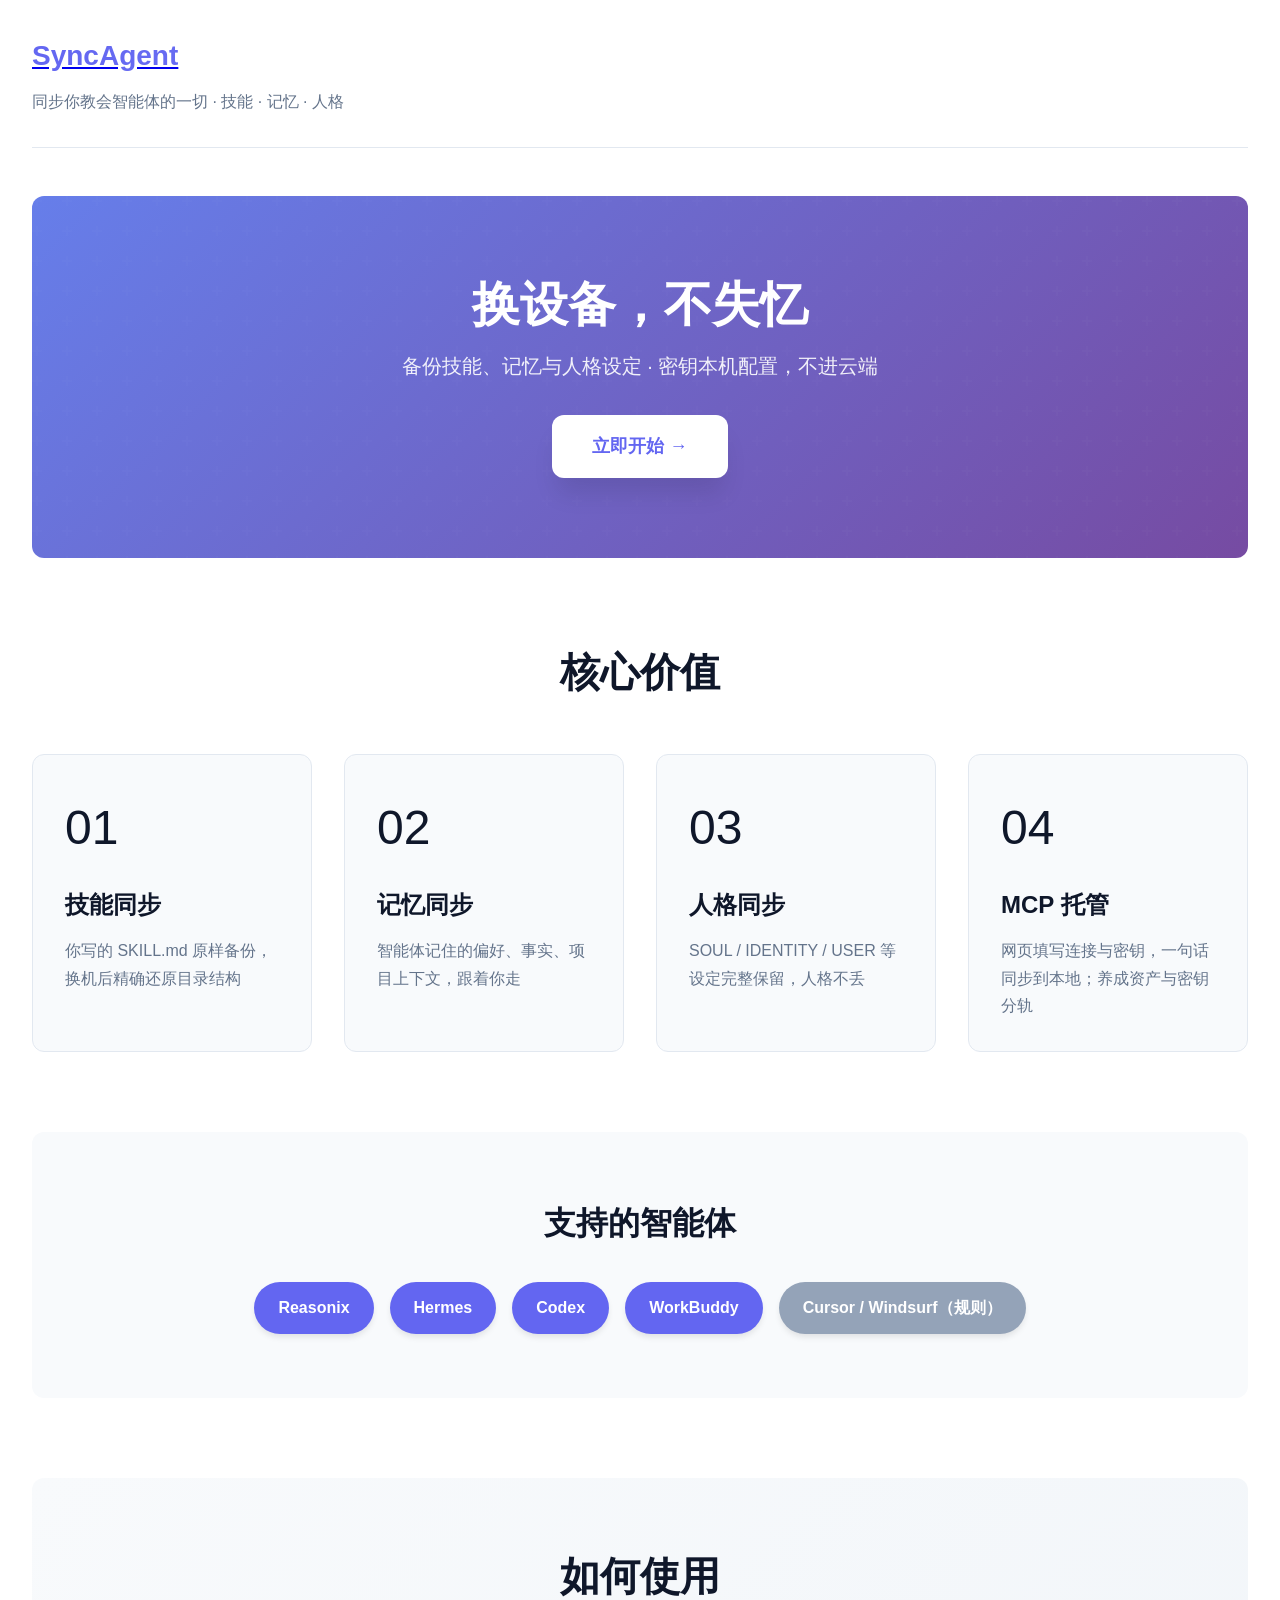
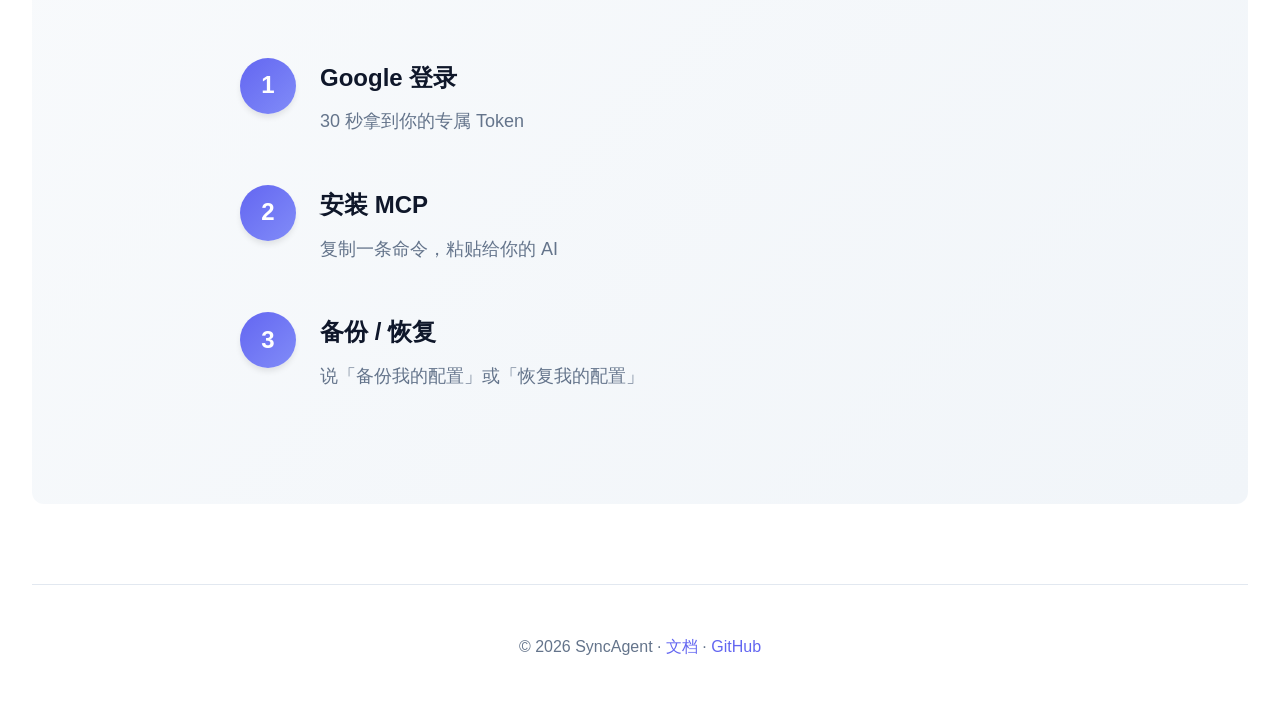
<file: public/index.html>
<!DOCTYPE html>
<html lang="zh-CN">
<head>
    <meta charset="UTF-8">
    <meta name="viewport" content="width=device-width, initial-scale=1.0">
    <title>SyncAgent - 智能体养成资产云同步</title>
    <link rel="stylesheet" href="/styles/main.css">
</head>
<body>
    <div class="container">
        <header>
            <div class="header-bar">
                <a href="/index.html" class="brand"><h1>SyncAgent</h1></a>
                <div class="nav-actions" id="nav-actions"></div>
            </div>
            <p class="tagline">同步你教会智能体的一切 · 技能 · 记忆 · 人格</p>
        </header>

        <main>
            <section class="hero">
                <h2>换设备，不失忆</h2>
                <p>备份技能、记忆与人格设定 · 密钥本机配置，不进云端</p>
                <a href="/setup.html" class="cta-button">立即开始 →</a>
            </section>

            <section class="features">
                <h3>核心价值</h3>
                <div class="feature-grid">
                    <div class="feature-card">
                        <div class="icon">01</div>
                        <h4>技能同步</h4>
                        <p>你写的 SKILL.md 原样备份，换机后精确还原目录结构</p>
                    </div>
                    <div class="feature-card">
                        <div class="icon">02</div>
                        <h4>记忆同步</h4>
                        <p>智能体记住的偏好、事实、项目上下文，跟着你走</p>
                    </div>
                    <div class="feature-card">
                        <div class="icon">03</div>
                        <h4>人格同步</h4>
                        <p>SOUL / IDENTITY / USER 等设定完整保留，人格不丢</p>
                    </div>
                    <div class="feature-card">
                        <div class="icon">04</div>
                        <h4>MCP 托管</h4>
                        <p>网页填写连接与密钥，一句话同步到本地；养成资产与密钥分轨</p>
                    </div>
                </div>
            </section>

            <section class="supported">
                <h3>支持的智能体</h3>
                <div class="agents">
                    <span class="agent-badge">Reasonix</span>
                    <span class="agent-badge">Hermes</span>
                    <span class="agent-badge">Codex</span>
                    <span class="agent-badge">WorkBuddy</span>
                    <span class="agent-badge coming-soon">Cursor / Windsurf（规则）</span>
                </div>
            </section>

            <section class="how-it-works">
                <h3>如何使用</h3>
                <ol class="steps">
                    <li>
                        <strong>Google 登录</strong>
                        <p>30 秒拿到你的专属 Token</p>
                    </li>
                    <li>
                        <strong>安装 MCP</strong>
                        <p>复制一条命令，粘贴给你的 AI</p>
                    </li>
                    <li>
                        <strong>备份 / 恢复</strong>
                        <p>说「备份我的配置」或「恢复我的配置」</p>
                    </li>
                </ol>
            </section>
        </main>

        <footer>
            <p>© 2026 SyncAgent · <a href="/docs.html">文档</a> · <a href="https://github.com/jian895/syncagent-api">GitHub</a></p>
        </footer>
    </div>
    <script src="/scripts/app.js"></script>
</body>
</html>
</file>
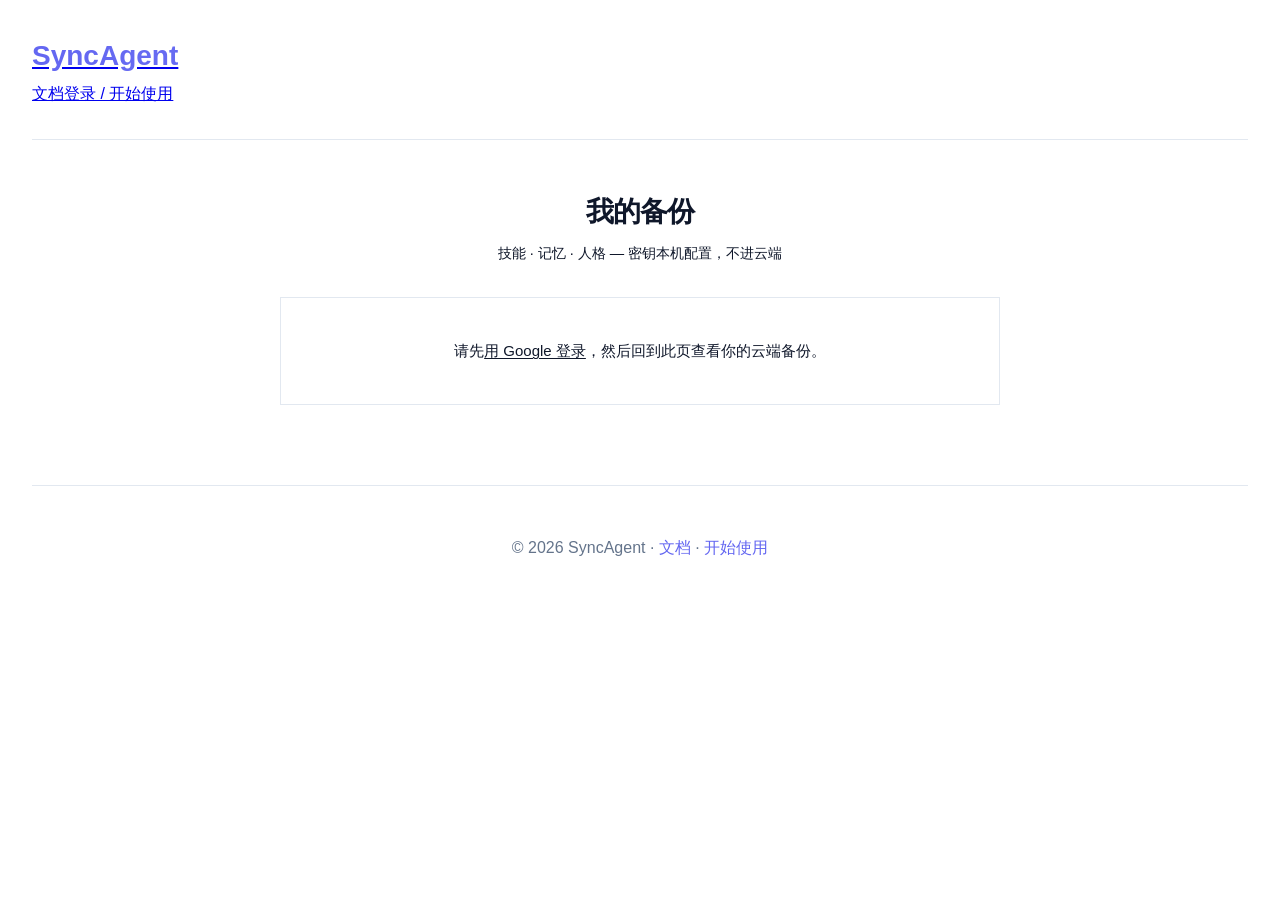
<file: public/backups.html>
<!DOCTYPE html>
<html lang="zh-CN">
<head>
    <meta charset="UTF-8">
    <meta name="viewport" content="width=device-width, initial-scale=1.0">
    <title>我的备份 - SyncAgent</title>
    <link rel="stylesheet" href="/styles/main.css">
    <style>
        .backups-page {
            max-width: 720px;
            margin: 3rem auto 4rem;
        }
        .backups-page h2 {
            font-size: 1.75rem;
            font-weight: 700;
            text-align: center;
            margin-bottom: 0.35rem;
            letter-spacing: -0.03em;
        }
        .backups-sub {
            text-align: center;
            color: var(--fg-secondary);
            margin-bottom: 2rem;
            font-size: 0.9rem;
        }
        .state-box {
            padding: 2.5rem 1.5rem;
            background: var(--bg);
            border: 1px solid var(--border);
            border-radius: var(--radius-lg);
            text-align: center;
            color: var(--fg-secondary);
            font-size: 0.9375rem;
            line-height: 1.7;
        }
        .state-box a {
            color: var(--fg);
            font-weight: 500;
            text-decoration: underline;
            text-underline-offset: 2px;
        }
        .backup-card {
            margin: 0.75rem 0;
            padding: 1.25rem 1.35rem;
            background: var(--bg);
            border: 1px solid var(--border);
            border-radius: var(--radius-lg);
            transition: border-color 0.15s;
        }
        .backup-card:hover {
            border-color: var(--border-hover);
        }
        .backup-card-head {
            display: flex;
            align-items: flex-start;
            justify-content: space-between;
            gap: 1rem;
            cursor: pointer;
        }
        .backup-title {
            font-size: 1.0625rem;
            font-weight: 600;
            color: var(--fg);
            letter-spacing: -0.01em;
        }
        .backup-meta {
            font-size: 0.8125rem;
            color: var(--fg-tertiary);
            margin-top: 0.25rem;
        }
        .backup-chips {
            display: flex;
            flex-wrap: wrap;
            gap: 0.35rem;
            margin-top: 0.65rem;
        }
        .chip {
            padding: 0.15rem 0.55rem;
            background: var(--bg-secondary);
            border: 1px solid var(--border);
            border-radius: 9999px;
            font-size: 0.75rem;
            color: var(--fg-secondary);
            font-weight: 500;
        }
        .chip.chip-legacy {
            color: var(--fg-tertiary);
            background: transparent;
            border-style: dashed;
            text-decoration: line-through;
        }
        .toggle-btn,
        .restore-hint-btn,
        .delete-btn {
            padding: 0.4rem 0.8rem;
            background: var(--bg);
            border: 1px solid var(--border);
            border-radius: 9999px;
            cursor: pointer;
            font-weight: 500;
            font-size: 0.75rem;
            color: var(--fg);
            white-space: nowrap;
            transition: border-color 0.15s, background 0.15s;
            font-family: inherit;
        }
        .toggle-btn:hover,
        .restore-hint-btn:hover {
            border-color: var(--border-hover);
            background: var(--bg);
        }
        .backup-actions {
            display: flex;
            gap: 0.4rem;
            flex-shrink: 0;
            flex-wrap: wrap;
            justify-content: flex-end;
        }
        .delete-btn {
            color: var(--danger);
            border-color: var(--danger-border);
        }
        .delete-btn:hover:not(:disabled) {
            background: var(--danger-bg);
            border-color: var(--danger);
        }
        .delete-btn:disabled {
            opacity: 0.45;
            cursor: not-allowed;
        }
        .backup-detail {
            margin-top: 1.15rem;
            border-top: 1px solid var(--border);
            padding-top: 1.15rem;
        }
        .kind-block {
            margin-bottom: 1.1rem;
        }
        .kind-block:last-child {
            margin-bottom: 0;
        }
        .kind-head {
            display: flex;
            align-items: center;
            gap: 0.45rem;
            font-weight: 600;
            color: var(--fg);
            margin-bottom: 0.45rem;
        }
        .kind-head .kind-label {
            font-size: 0.875rem;
        }
        .kind-head .kind-count {
            font-size: 0.75rem;
            color: var(--fg-tertiary);
            font-weight: 500;
        }
        .kind-empty {
            font-size: 0.8125rem;
            color: var(--fg-tertiary);
            padding: 0.35rem 0;
        }
        .file-item {
            border: 1px solid var(--border);
            border-radius: var(--radius);
            margin-bottom: 0.4rem;
            overflow: hidden;
            background: var(--bg);
        }
        .file-item-head {
            display: flex;
            align-items: center;
            justify-content: space-between;
            gap: 0.75rem;
            padding: 0.55rem 0.85rem;
            cursor: pointer;
            font-family: var(--mono);
            font-size: 0.75rem;
            color: var(--fg);
        }
        .file-item-head:hover {
            background: var(--bg-secondary);
        }
        .file-relpath {
            word-break: break-all;
        }
        .file-size {
            color: var(--fg-tertiary);
            font-size: 0.7rem;
            white-space: nowrap;
            flex-shrink: 0;
        }
        .file-item pre {
            margin: 0;
            padding: 0.85rem 1rem;
            background: #000;
            color: #fafafa;
            font-family: var(--mono);
            font-size: 0.75rem;
            line-height: 1.55;
            max-height: 320px;
            overflow: auto;
            border-top: 1px solid #222;
            white-space: pre-wrap;
            word-break: break-word;
        }
        .legacy-note {
            font-size: 0.75rem;
            color: var(--fg-tertiary);
            margin-top: 0.75rem;
            padding: 0.55rem 0.75rem;
            background: var(--bg-secondary);
            border: 1px dashed var(--border);
            border-radius: var(--radius);
        }
        .logout-link {
            display: inline-block;
            margin-top: 1rem;
            color: var(--fg-tertiary);
            font-size: 0.8125rem;
            cursor: pointer;
            text-decoration: none;
        }
        .logout-link:hover {
            color: var(--fg);
        }
        @media (max-width: 640px) {
            .backup-card-head {
                flex-direction: column;
                align-items: flex-start;
            }
            .backup-actions {
                width: 100%;
            }
            .backup-actions button {
                flex: 1;
            }
        }
    </style>
</head>
<body>
    <div class="container">
        <header>
            <div class="header-bar">
                <a href="/index.html" class="brand"><h1>SyncAgent</h1></a>
                <div class="nav-actions" id="nav-actions"></div>
            </div>
        </header>

        <main class="backups-page">
            <h2>我的备份</h2>
            <p class="backups-sub">技能 · 记忆 · 人格 — 密钥本机配置，不进云端</p>
            <div id="content">
                <div class="state-box">加载中…</div>
            </div>
        </main>

        <footer>
            <p>© 2026 SyncAgent · <a href="/docs.html">文档</a> · <a href="/setup.html">开始使用</a></p>
        </footer>
    </div>

    <script>
        // 不要重复 const API_BASE（app.js 已声明）；用函数读取
        function apiBase() {
            if (typeof API_BASE !== 'undefined' && API_BASE) return API_BASE;
            return window.location.hostname === 'localhost'
                ? 'http://localhost:8000'
                : 'https://web-production-1fa7e.up.railway.app';
        }

        const content = document.getElementById('content');

        // kind 中文标签；mcp 类为已弃用
        const KIND_LABELS = {
            skills: '技能',
            memory: '记忆',
            soul: '人格 · SOUL',
            identity: '人格 · IDENTITY',
            user: '人格 · USER',
            agents_md: '项目指令',
            rules: '规则',
            rules_dir: '规则目录',
            mcp: 'MCP（已弃用）',
            mcp_project: 'MCP 项目（已弃用）',
            mcp_config: 'MCP（已弃用）',
            models: '模型（已弃用）',
            connectors: '连接器（已弃用）',
            env: '环境变量（已弃用）',
        };
        const LEGACY_KINDS = new Set(['mcp', 'mcp_project', 'mcp_config', 'models', 'connectors', 'env']);

        function kindLabel(k) {
            return KIND_LABELS[k] || k;
        }
        function isLegacyKind(k) {
            return LEGACY_KINDS.has(k) || String(k).startsWith('mcp');
        }

        function escapeHtml(s) {
            return String(s)
                .replace(/&/g, '&amp;')
                .replace(/</g, '&lt;')
                .replace(/>/g, '&gt;')
                .replace(/"/g, '&quot;');
        }

        function fmtTime(iso) {
            if (!iso) return '未知时间';
            const d = new Date(iso);
            if (isNaN(d.getTime())) return iso;
            return d.toLocaleString('zh-CN', { hour12: false });
        }

        function fmtBytes(n) {
            if (n < 1024) return n + ' B';
            if (n < 1024 * 1024) return (n / 1024).toFixed(1) + ' KB';
            return (n / (1024 * 1024)).toFixed(1) + ' MB';
        }

        function showLoginPrompt() {
            content.innerHTML =
                '<div class="state-box">请先<a href="/setup.html">用 Google 登录</a>，然后回到此页查看你的云端备份。</div>';
        }

        function showError(msg) {
            content.innerHTML =
                '<div class="state-box">加载失败：' + escapeHtml(msg) +
                '<br><a class="logout-link" id="relogin">重新登录</a></div>';
            const relogin = document.getElementById('relogin');
            if (relogin) relogin.addEventListener('click', logout);
        }

        function logout() {
            localStorage.removeItem('syncagent_token');
            window.location.href = '/index.html';
        }

        function getToken() {
            return localStorage.getItem('syncagent_token');
        }

        function emailFromToken(token) {
            try {
                const payload = JSON.parse(atob(token.split('.')[1].replace(/-/g, '+').replace(/_/g, '/')));
                return payload.email || '';
            } catch (e) {
                return '';
            }
        }

        function renderAuthNav() {
            const nav = document.getElementById('nav-actions');
            if (!nav) return;
            const token = getToken();
            if (!token) {
                nav.innerHTML =
                    '<a href="/docs.html" class="nav-btn nav-btn-ghost">文档</a>' +
                    '<a href="/setup.html" class="nav-btn nav-btn-primary">登录 / 开始使用</a>';
                return;
            }
            const email = emailFromToken(token);
            nav.innerHTML =
                (email ? '<span class="nav-user" title="' + escapeHtml(email) + '">' + escapeHtml(email) + '</span>' : '') +
                '<a href="/mcps.html" class="nav-btn">MCP</a>' +
                '<a href="/backups.html" class="nav-btn">备份</a>' +
                '<a href="/setup.html" class="nav-btn nav-btn-ghost">安装</a>' +
                '<button type="button" class="nav-btn nav-btn-ghost" id="nav-logout">退出</button>';
            const btn = document.getElementById('nav-logout');
            if (btn) btn.addEventListener('click', logout);
        }

        // 把任意 kind 值规整成 [{relpath, content}]（兼容数组 / 字典 / 字符串 / null）
        function normalizeFiles(kind, value) {
            if (value == null || value === '' || (Array.isArray(value) && value.length === 0) ||
                (typeof value === 'object' && !Array.isArray(value) && Object.keys(value).length === 0)) {
                return [];
            }
            if (Array.isArray(value)) {
                return value.map((f, i) => {
                    if (f && typeof f === 'object' && 'content' in f) {
                        return { relpath: f.relpath || (kind + '/' + i), content: String(f.content ?? '') };
                    }
                    if (typeof f === 'string') {
                        return { relpath: kind + '/' + i, content: f };
                    }
                    return null;
                }).filter(Boolean);
            }
            if (typeof value === 'string') {
                return [{ relpath: kind + '（旧格式）', content: value }];
            }
            if (typeof value === 'object') {
                return Object.keys(value).map(k => ({
                    relpath: k,
                    content: typeof value[k] === 'string' ? value[k] : JSON.stringify(value[k], null, 2)
                }));
            }
            return [];
        }

        function renderKindTree(config) {
            if (!config || typeof config !== 'object') {
                return '<div class="kind-empty">无内容</div>';
            }

            const kinds = Object.keys(config);
            // 非文件辅助键跳过展示
            const skip = new Set(['metadata', 'checked_paths', 'excluded', 'secret_policy', 'workspace', '_meta', 'notes']);
            const active = kinds.filter(k => !skip.has(k));
            if (!active.length) return '<div class="kind-empty">无内容</div>';

            // 养成资产优先，legacy 靠后
            active.sort((a, b) => {
                const la = isLegacyKind(a) ? 1 : 0;
                const lb = isLegacyKind(b) ? 1 : 0;
                if (la !== lb) return la - lb;
                return a.localeCompare(b);
            });

            let html = '';
            let hasLegacy = false;

            active.forEach(kind => {
                const files = normalizeFiles(kind, config[kind]);
                const legacy = isLegacyKind(kind);
                if (legacy) hasLegacy = true;

                html += '<div class="kind-block">';
                html += '<div class="kind-head">';
                html += '<span class="kind-label' + (legacy ? ' chip-legacy' : '') + '">' +
                    escapeHtml(kindLabel(kind)) + '</span>';
                if (files.length) {
                    html += '<span class="kind-count">' + files.length + ' 个文件</span>';
                } else {
                    html += '<span class="kind-count">本机不存在 / 空</span>';
                }
                html += '</div>';

                if (!files.length) {
                    html += '<div class="kind-empty">—</div>';
                } else {
                    files.forEach((f, idx) => {
                        const size = new Blob([f.content || '']).size;
                        const id = 'f-' + Math.random().toString(36).slice(2, 9);
                        html += '<div class="file-item">';
                        html += '<div class="file-item-head" data-file-toggle="' + id + '">';
                        html += '<span class="file-relpath">' + escapeHtml(f.relpath) + '</span>';
                        html += '<span class="file-size">' + fmtBytes(size) + '</span>';
                        html += '</div>';
                        html += '<pre id="' + id + '" style="display:none;">' + escapeHtml(f.content || '') + '</pre>';
                        html += '</div>';
                    });
                }
                html += '</div>';
            });

            if (hasLegacy) {
                html += '<div class="legacy-note">含已弃用的 MCP / 连接配置项。新备份不再收录它们；恢复时平台也会跳过，不会写回本地。</div>';
            }
            return html;
        }

        async function loadBackups() {
            const token = getToken();
            if (!token) {
                showLoginPrompt();
                return;
            }

            let res;
            try {
                res = await fetch(apiBase() + '/api/backups', {
                    headers: { 'Authorization': 'Bearer ' + token }
                });
            } catch (e) {
                showError('无法连接服务器');
                return;
            }

            if (res.status === 401) {
                showLoginPrompt();
                return;
            }
            if (!res.ok) {
                showError('HTTP ' + res.status);
                return;
            }

            const data = await res.json();
            renderList(data.backups || []);
        }

        function renderList(backups) {
            if (!backups.length) {
                content.innerHTML =
                    '<div class="state-box">云端还没有养成资产备份。<br>' +
                    '在智能体里说「备份我的配置」，会上传技能 / 记忆 / 人格。<br>' +
                    '密钥与 MCP 连接配置不会上传，始终本机配置。' +
                    '<br><a class="logout-link" id="logout">退出登录</a></div>';
                const lo = document.getElementById('logout');
                if (lo) lo.addEventListener('click', logout);
                return;
            }

            const parts = backups.map((b, i) => {
                const chips = (b.items || []).map(k => {
                    const cls = isLegacyKind(k) ? 'chip chip-legacy' : 'chip';
                    return '<span class="' + cls + '">' + escapeHtml(kindLabel(k)) + '</span>';
                }).join('');
                return (
                    '<div class="backup-card" data-client="' + escapeHtml(b.client_type) + '">' +
                        '<div class="backup-card-head" data-idx="' + i + '">' +
                            '<div>' +
                                '<div class="backup-title">' + escapeHtml(b.display_name || b.client_type) + '</div>' +
                                '<div class="backup-meta">' + escapeHtml(b.client_type) +
                                    ' · ' + (b.item_count || 0) + ' 项 · 更新于 ' + escapeHtml(fmtTime(b.synced_at)) +
                                '</div>' +
                                '<div class="backup-chips">' + chips + '</div>' +
                            '</div>' +
                            '<div class="backup-actions">' +
                                '<button class="toggle-btn" type="button">查看内容</button>' +
                                '<button class="restore-hint-btn" type="button">恢复提示</button>' +
                                '<button class="delete-btn" type="button">删除</button>' +
                            '</div>' +
                        '</div>' +
                        '<div class="backup-detail" style="display:none;"></div>' +
                    '</div>'
                );
            });

            content.innerHTML =
                parts.join('') +
                '<div style="text-align:center;"><a class="logout-link" id="logout">退出登录</a></div>';

            document.querySelectorAll('.backup-card-head').forEach(head => {
                // 点整行展开（按钮自己 stopPropagation）
                head.addEventListener('click', (e) => {
                    if (e.target.closest('.delete-btn') || e.target.closest('.restore-hint-btn')) return;
                    if (e.target.closest('.toggle-btn') || e.target === head || e.target.closest('.backup-card-head > div:first-child')) {
                        toggleDetail(head);
                    }
                });
            });
            document.querySelectorAll('.toggle-btn').forEach(btn => {
                btn.addEventListener('click', (e) => {
                    e.stopPropagation();
                    toggleDetail(btn.closest('.backup-card-head'));
                });
            });
            document.querySelectorAll('.delete-btn').forEach(btn => {
                btn.addEventListener('click', (e) => {
                    e.stopPropagation();
                    deleteBackup(btn.closest('.backup-card'));
                });
            });
            document.querySelectorAll('.restore-hint-btn').forEach(btn => {
                btn.addEventListener('click', (e) => {
                    e.stopPropagation();
                    copyRestoreHint(btn.closest('.backup-card'));
                });
            });
            const lo = document.getElementById('logout');
            if (lo) lo.addEventListener('click', logout);
        }

        function copyRestoreHint(card) {
            const clientType = card.getAttribute('data-client');
            const text =
                '请调用 syncagent_restore，参数 from_client=' + clientType +
                '。拿到写回计划后，按每个 file 的 relpath 把 content 写回该客户端配置根目录（写入前若目录不存在请创建；覆盖前先向我确认）。';
            const btn = card.querySelector('.restore-hint-btn');
            const done = () => {
                if (!btn) return;
                const old = btn.textContent;
                btn.textContent = '✓ 已复制';
                setTimeout(() => { btn.textContent = old; }, 1800);
            };
            if (navigator.clipboard && navigator.clipboard.writeText) {
                navigator.clipboard.writeText(text).then(done).catch(() => {
                    prompt('复制以下内容发给 AI：', text);
                });
            } else {
                prompt('复制以下内容发给 AI：', text);
            }
        }

        async function deleteBackup(card) {
            const clientType = card.getAttribute('data-client');
            const title = (card.querySelector('.backup-title') || {}).textContent || clientType;
            if (!confirm('确定删除「' + title + '」的云端备份吗？此操作不可恢复。')) return;

            const token = getToken();
            if (!token) { showLoginPrompt(); return; }

            const delBtn = card.querySelector('.delete-btn');
            if (delBtn) { delBtn.disabled = true; delBtn.textContent = '删除中…'; }

            let res;
            try {
                res = await fetch(apiBase() + '/api/backups/' + encodeURIComponent(clientType), {
                    method: 'DELETE',
                    headers: { 'Authorization': 'Bearer ' + token }
                });
            } catch (e) {
                if (delBtn) { delBtn.disabled = false; delBtn.textContent = '删除'; }
                alert('删除失败：无法连接服务器');
                return;
            }

            if (res.status === 401) { showLoginPrompt(); return; }
            if (!res.ok && res.status !== 404) {
                if (delBtn) { delBtn.disabled = false; delBtn.textContent = '删除'; }
                alert('删除失败：HTTP ' + res.status);
                return;
            }

            loadBackups();
        }

        async function toggleDetail(head) {
            const card = head.closest('.backup-card');
            const detail = card.querySelector('.backup-detail');
            const btn = head.querySelector('.toggle-btn');
            const clientType = card.getAttribute('data-client');

            if (detail.style.display !== 'none') {
                detail.style.display = 'none';
                btn.textContent = '查看内容';
                return;
            }

            if (!detail.dataset.loaded) {
                detail.innerHTML = '<div style="color:var(--text-light);">加载中…</div>';
                detail.style.display = 'block';
                btn.textContent = '收起';

                const token = getToken();
                let res;
                try {
                    res = await fetch(apiBase() + '/api/backups/' + encodeURIComponent(clientType), {
                        headers: { 'Authorization': 'Bearer ' + token }
                    });
                } catch (e) {
                    detail.innerHTML = '<div style="color:var(--text-light);">无法连接服务器</div>';
                    return;
                }

                if (res.status === 401) {
                    showLoginPrompt();
                    return;
                }
                if (!res.ok) {
                    detail.innerHTML = '<div style="color:var(--text-light);">加载失败：HTTP ' + res.status + '</div>';
                    return;
                }

                const data = await res.json();
                detail.innerHTML = renderKindTree(data.config || {});
                detail.dataset.loaded = '1';

                // 绑定文件展开
                detail.querySelectorAll('[data-file-toggle]').forEach(el => {
                    el.addEventListener('click', (e) => {
                        e.stopPropagation();
                        const id = el.getAttribute('data-file-toggle');
                        const pre = document.getElementById(id);
                        if (!pre) return;
                        pre.style.display = pre.style.display === 'none' ? 'block' : 'none';
                    });
                });
            } else {
                detail.style.display = 'block';
                btn.textContent = '收起';
            }
        }

        window.addEventListener('DOMContentLoaded', () => {
            renderAuthNav();
            loadBackups();
        });
    </script>
</body>
</html>
</file>
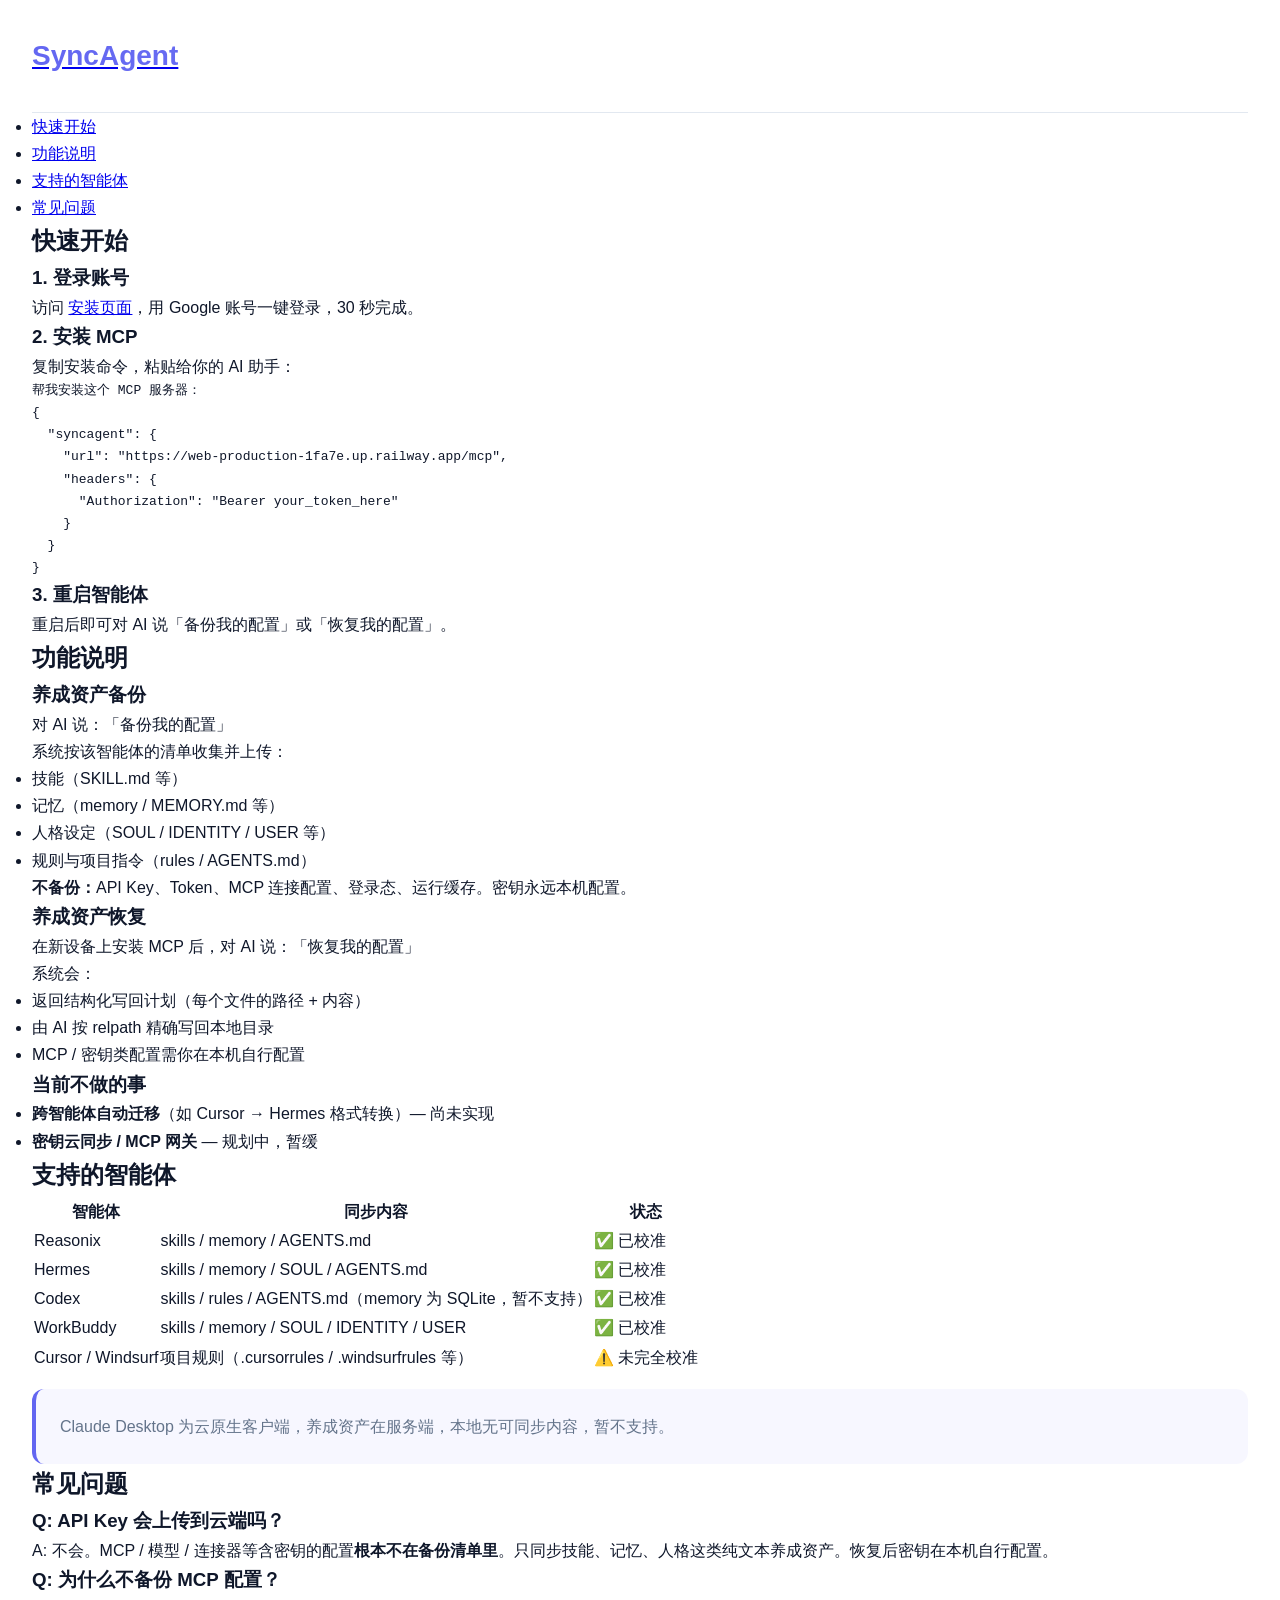
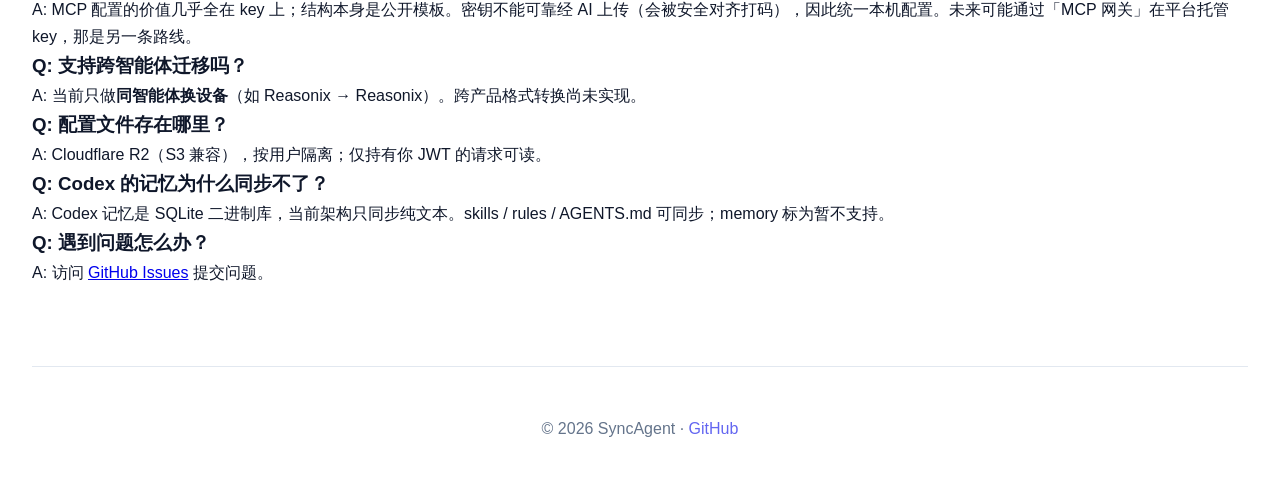
<file: public/docs.html>
<!DOCTYPE html>
<html lang="zh-CN">
<head>
    <meta charset="UTF-8">
    <meta name="viewport" content="width=device-width, initial-scale=1.0">
    <title>文档 - SyncAgent</title>
    <link rel="stylesheet" href="/styles/main.css">
</head>
<body>
    <div class="container">
        <header>
            <div class="header-bar">
                <a href="/index.html" class="brand"><h1>SyncAgent</h1></a>
                <div class="nav-actions" id="nav-actions"></div>
            </div>
        </header>

        <main class="docs-page">
            <nav class="docs-nav">
                <ul>
                    <li><a href="#quick-start">快速开始</a></li>
                    <li><a href="#features">功能说明</a></li>
                    <li><a href="#agents">支持的智能体</a></li>
                    <li><a href="#faq">常见问题</a></li>
                </ul>
            </nav>

            <div class="docs-content">
                <section id="quick-start">
                    <h2>快速开始</h2>

                    <h3>1. 登录账号</h3>
                    <p>访问 <a href="/setup.html">安装页面</a>，用 Google 账号一键登录，30 秒完成。</p>

                    <h3>2. 安装 MCP</h3>
                    <p>复制安装命令，粘贴给你的 AI 助手：</p>
                    <pre><code>帮我安装这个 MCP 服务器：
{
  "syncagent": {
    "url": "https://web-production-1fa7e.up.railway.app/mcp",
    "headers": {
      "Authorization": "Bearer your_token_here"
    }
  }
}</code></pre>

                    <h3>3. 重启智能体</h3>
                    <p>重启后即可对 AI 说「备份我的配置」或「恢复我的配置」。</p>
                </section>

                <section id="features">
                    <h2>功能说明</h2>

                    <h3>养成资产备份</h3>
                    <p>对 AI 说：「备份我的配置」</p>
                    <p>系统按该智能体的清单收集并上传：</p>
                    <ul>
                        <li>技能（SKILL.md 等）</li>
                        <li>记忆（memory / MEMORY.md 等）</li>
                        <li>人格设定（SOUL / IDENTITY / USER 等）</li>
                        <li>规则与项目指令（rules / AGENTS.md）</li>
                    </ul>
                    <p><strong>不备份：</strong>API Key、Token、MCP 连接配置、登录态、运行缓存。密钥永远本机配置。</p>

                    <h3>养成资产恢复</h3>
                    <p>在新设备上安装 MCP 后，对 AI 说：「恢复我的配置」</p>
                    <p>系统会：</p>
                    <ul>
                        <li>返回结构化写回计划（每个文件的路径 + 内容）</li>
                        <li>由 AI 按 relpath 精确写回本地目录</li>
                        <li>MCP / 密钥类配置需你在本机自行配置</li>
                    </ul>

                    <h3>当前不做的事</h3>
                    <ul>
                        <li><strong>跨智能体自动迁移</strong>（如 Cursor → Hermes 格式转换）— 尚未实现</li>
                        <li><strong>密钥云同步 / MCP 网关</strong> — 规划中，暂缓</li>
                    </ul>
                </section>

                <section id="agents">
                    <h2>支持的智能体</h2>

                    <table class="agents-table">
                        <thead>
                            <tr>
                                <th>智能体</th>
                                <th>同步内容</th>
                                <th>状态</th>
                            </tr>
                        </thead>
                        <tbody>
                            <tr>
                                <td>Reasonix</td>
                                <td>skills / memory / AGENTS.md</td>
                                <td>✅ 已校准</td>
                            </tr>
                            <tr>
                                <td>Hermes</td>
                                <td>skills / memory / SOUL / AGENTS.md</td>
                                <td>✅ 已校准</td>
                            </tr>
                            <tr>
                                <td>Codex</td>
                                <td>skills / rules / AGENTS.md（memory 为 SQLite，暂不支持）</td>
                                <td>✅ 已校准</td>
                            </tr>
                            <tr>
                                <td>WorkBuddy</td>
                                <td>skills / memory / SOUL / IDENTITY / USER</td>
                                <td>✅ 已校准</td>
                            </tr>
                            <tr>
                                <td>Cursor / Windsurf</td>
                                <td>项目规则（.cursorrules / .windsurfrules 等）</td>
                                <td>⚠️ 未完全校准</td>
                            </tr>
                        </tbody>
                    </table>
                    <p class="hint" style="margin-top:1rem;color:var(--text-light);">Claude Desktop 为云原生客户端，养成资产在服务端，本地无可同步内容，暂不支持。</p>
                </section>

                <section id="faq">
                    <h2>常见问题</h2>

                    <div class="faq-item">
                        <h3>Q: API Key 会上传到云端吗？</h3>
                        <p>A: 不会。MCP / 模型 / 连接器等含密钥的配置<strong>根本不在备份清单里</strong>。只同步技能、记忆、人格这类纯文本养成资产。恢复后密钥在本机自行配置。</p>
                    </div>

                    <div class="faq-item">
                        <h3>Q: 为什么不备份 MCP 配置？</h3>
                        <p>A: MCP 配置的价值几乎全在 key 上；结构本身是公开模板。密钥不能可靠经 AI 上传（会被安全对齐打码），因此统一本机配置。未来可能通过「MCP 网关」在平台托管 key，那是另一条路线。</p>
                    </div>

                    <div class="faq-item">
                        <h3>Q: 支持跨智能体迁移吗？</h3>
                        <p>A: 当前只做<strong>同智能体换设备</strong>（如 Reasonix → Reasonix）。跨产品格式转换尚未实现。</p>
                    </div>

                    <div class="faq-item">
                        <h3>Q: 配置文件存在哪里？</h3>
                        <p>A: Cloudflare R2（S3 兼容），按用户隔离；仅持有你 JWT 的请求可读。</p>
                    </div>

                    <div class="faq-item">
                        <h3>Q: Codex 的记忆为什么同步不了？</h3>
                        <p>A: Codex 记忆是 SQLite 二进制库，当前架构只同步纯文本。skills / rules / AGENTS.md 可同步；memory 标为暂不支持。</p>
                    </div>

                    <div class="faq-item">
                        <h3>Q: 遇到问题怎么办？</h3>
                        <p>A: 访问 <a href="https://github.com/jian895/syncagent-api/issues">GitHub Issues</a> 提交问题。</p>
                    </div>
                </section>
            </div>
        </main>

        <footer>
            <p>© 2026 SyncAgent · <a href="https://github.com/jian895/syncagent-api">GitHub</a></p>
        </footer>
    </div>
    <script src="/scripts/app.js"></script>
</body>
</html>
</file>
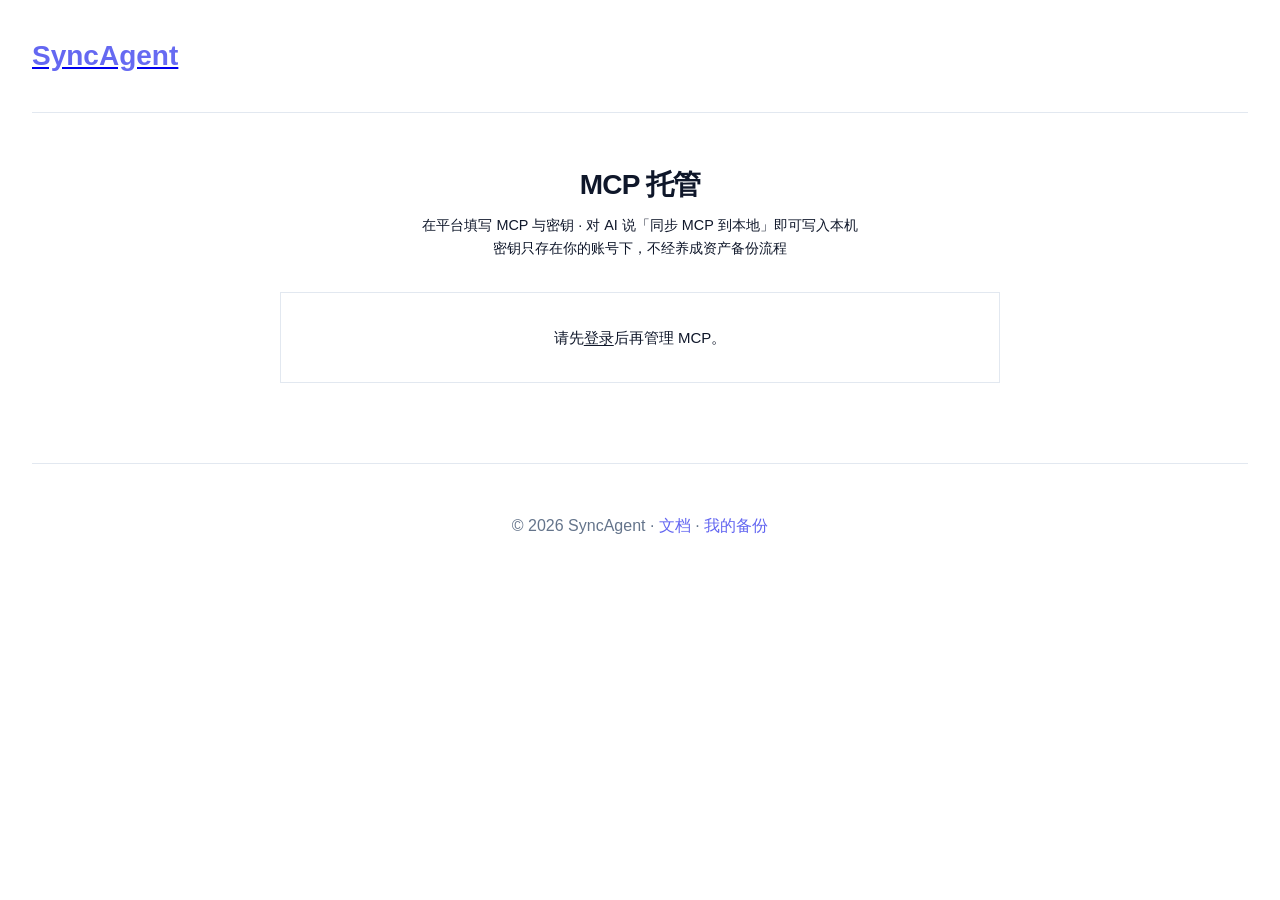
<file: public/mcps.html>
<!DOCTYPE html>
<html lang="zh-CN">
<head>
    <meta charset="UTF-8">
    <meta name="viewport" content="width=device-width, initial-scale=1.0">
    <title>MCP 托管 - SyncAgent</title>
    <link rel="stylesheet" href="/styles/main.css">
    <style>
        .mcps-page { max-width: 720px; margin: 3rem auto 4rem; }
        .mcps-page h2 {
            font-size: 1.75rem; font-weight: 700; text-align: center;
            letter-spacing: -0.03em; margin-bottom: 0.35rem;
        }
        .mcps-sub {
            text-align: center; color: var(--fg-secondary);
            font-size: 0.9rem; margin-bottom: 2rem; line-height: 1.6;
        }
        .state-box {
            padding: 2rem 1.5rem; border: 1px solid var(--border);
            border-radius: var(--radius-lg); text-align: center;
            color: var(--fg-secondary); font-size: 0.9375rem;
        }
        .state-box a { color: var(--fg); font-weight: 500; text-decoration: underline; text-underline-offset: 2px; }
        .mcp-card {
            border: 1px solid var(--border); border-radius: var(--radius-lg);
            padding: 1.15rem 1.25rem; margin: 0.75rem 0; background: var(--bg);
        }
        .mcp-card:hover { border-color: var(--border-hover); }
        .mcp-card-head {
            display: flex; justify-content: space-between; gap: 1rem; align-items: flex-start;
        }
        .mcp-name { font-weight: 600; font-size: 1rem; letter-spacing: -0.01em; }
        .mcp-meta { font-size: 0.8125rem; color: var(--fg-tertiary); margin-top: 0.25rem; word-break: break-all; }
        .mcp-actions { display: flex; gap: 0.4rem; flex-shrink: 0; }
        .mcp-actions button {
            padding: 0.35rem 0.75rem; border-radius: 9999px; border: 1px solid var(--border);
            background: var(--bg); font-size: 0.75rem; font-weight: 500; cursor: pointer;
            font-family: inherit; color: var(--fg);
        }
        .mcp-actions button:hover { border-color: var(--border-hover); }
        .mcp-actions .danger { color: var(--danger); border-color: var(--danger-border); }
        .mcp-actions .danger:hover { background: var(--danger-bg); border-color: var(--danger); }
        .card-test-result {
            margin-top: 0.65rem;
            white-space: pre-wrap;
            word-break: break-word;
        }
        .form-card {
            border: 1px solid var(--border); border-radius: var(--radius-lg);
            padding: 1.35rem 1.35rem 1.15rem; margin: 1.5rem 0 2rem; background: var(--bg);
        }
        .form-card h3 {
            font-size: 0.9375rem; font-weight: 600; margin-bottom: 1rem; letter-spacing: -0.01em;
        }
        .field { margin-bottom: 0.85rem; }
        .field label {
            display: block; font-size: 0.75rem; font-weight: 500;
            color: var(--fg-secondary); margin-bottom: 0.3rem;
        }
        .field input, .field select, .field textarea {
            width: 100%; padding: 0.55rem 0.75rem; border: 1px solid var(--border);
            border-radius: var(--radius); font-size: 0.875rem; font-family: inherit;
            background: var(--bg); color: var(--fg);
        }
        .field input:focus, .field select:focus, .field textarea:focus {
            outline: none; border-color: var(--fg);
        }
        .field textarea { min-height: 72px; resize: vertical; font-family: var(--mono); font-size: 0.8rem; }
        .field .help { font-size: 0.75rem; color: var(--fg-tertiary); margin-top: 0.25rem; }
        .row-2 { display: grid; grid-template-columns: 1fr 1fr; gap: 0.75rem; }
        .form-actions { display: flex; gap: 0.5rem; justify-content: flex-end; margin-top: 0.5rem; }
        .form-actions button {
            padding: 0.5rem 1rem; border-radius: 9999px; font-size: 0.8125rem;
            font-weight: 500; cursor: pointer; font-family: inherit; border: 1px solid var(--border);
            background: var(--bg); color: var(--fg);
        }
        .form-actions .primary {
            background: var(--fg); color: #fff; border-color: var(--fg);
        }
        .form-actions .primary:hover { background: #333; }
        .form-actions .primary:disabled { opacity: 0.4; cursor: not-allowed; }
        details.advanced {
            margin: 0.5rem 0 1rem;
            border: 1px solid var(--border);
            border-radius: var(--radius);
            padding: 0.65rem 0.85rem;
            background: var(--bg-secondary);
        }
        details.advanced summary {
            cursor: pointer;
            font-size: 0.8125rem;
            font-weight: 500;
            color: var(--fg-secondary);
            user-select: none;
        }
        details.advanced[open] summary { margin-bottom: 0.35rem; }
        .test-result {
            margin-top: 0.75rem;
            padding: 0.65rem 0.85rem;
            border-radius: var(--radius);
            font-size: 0.8125rem;
            line-height: 1.5;
            border: 1px solid var(--border);
        }
        .test-result.ok {
            background: #f0fdf4;
            border-color: #bbf7d0;
            color: #166534;
        }
        .test-result.fail {
            background: #fef2f2;
            border-color: #fecaca;
            color: #991b1b;
        }
        .test-result.pending {
            background: var(--bg-secondary);
            color: var(--fg-secondary);
        }
        .hint-box {
            margin-top: 1.5rem; padding: 0.85rem 1rem; background: var(--bg-secondary);
            border-left: 2px solid var(--fg); border-radius: 0 var(--radius) var(--radius) 0;
            font-size: 0.8125rem; color: var(--fg-secondary); line-height: 1.6;
        }
        .hint-box code {
            font-family: var(--mono); font-size: 0.85em; padding: 0.1rem 0.3rem;
            background: var(--bg-tertiary); border: 1px solid var(--border); border-radius: 4px;
        }
        .tag {
            display: inline-block; padding: 0.1rem 0.45rem; border-radius: 9999px;
            border: 1px solid var(--border); font-size: 0.7rem; color: var(--fg-secondary);
            margin-right: 0.35rem; font-weight: 500;
        }
        @media (max-width: 640px) {
            .row-2 { grid-template-columns: 1fr; }
            .mcp-card-head { flex-direction: column; }
        }
    </style>
</head>
<body>
    <div class="container">
        <header>
            <div class="header-bar">
                <a href="/index.html" class="brand"><h1>SyncAgent</h1></a>
                <div class="nav-actions" id="nav-actions"></div>
            </div>
        </header>

        <main class="mcps-page">
            <h2>MCP 托管</h2>
            <p class="mcps-sub">在平台填写 MCP 与密钥 · 对 AI 说「同步 MCP 到本地」即可写入本机<br>密钥只存在你的账号下，不经养成资产备份流程</p>
            <p id="account-line" class="mcps-sub" style="margin-top:-1rem;display:none;"></p>

            <div id="content"><div class="state-box">加载中…</div></div>

            <div class="form-card" id="form-card" style="display:none;">
                <h3 id="form-title">添加 MCP</h3>
                <input type="hidden" id="edit-id" value="">

                <div class="field">
                    <label for="f-name">名称</label>
                    <input id="f-name" placeholder="例如 zoho-books" autocomplete="off">
                </div>
                <div class="field" id="field-url">
                    <label for="f-url">地址 URL</label>
                    <input id="f-url" placeholder="https://example.com/mcp" autocomplete="off">
                </div>
                <div class="field" id="field-token">
                    <label for="f-token">访问密钥（可选）</label>
                    <input id="f-token" type="password" placeholder="Bearer sk-… 或直接粘贴 token" autocomplete="off">
                    <div class="help">会写入 Authorization 请求头。编辑时留空表示不改原密钥。</div>
                </div>

                <details class="advanced" id="advanced-box">
                    <summary>高级选项（本地命令 / 额外 headers）</summary>
                    <div class="field" style="margin-top:0.85rem;">
                        <label for="f-transport">类型</label>
                        <select id="f-transport">
                            <option value="http">远程 HTTP</option>
                            <option value="stdio">本地命令 stdio</option>
                        </select>
                    </div>
                    <div class="field" id="field-command" style="display:none;">
                        <label for="f-command">命令 command</label>
                        <input id="f-command" placeholder="npx" autocomplete="off">
                    </div>
                    <div class="field" id="field-args" style="display:none;">
                        <label for="f-args">参数（每行一个）</label>
                        <textarea id="f-args" placeholder="-y&#10;@modelcontextprotocol/server-xxx"></textarea>
                    </div>
                    <div class="field">
                        <label for="f-headers">额外 headers（JSON，可选）</label>
                        <textarea id="f-headers" placeholder='{"X-Custom": "value"}'></textarea>
                    </div>
                    <div class="field">
                        <label for="f-env">环境变量 env（JSON，可选）</label>
                        <textarea id="f-env" placeholder='{"API_KEY": "..."}'></textarea>
                    </div>
                    <div class="field">
                        <label for="f-note">备注</label>
                        <input id="f-note" placeholder="可选" autocomplete="off">
                    </div>
                </details>

                <div class="form-actions">
                    <button type="button" id="btn-cancel" style="display:none;">取消</button>
                    <button type="button" id="btn-test">测试连接</button>
                    <button type="button" class="primary" id="btn-save">保存</button>
                </div>
                <div id="test-result" class="test-result" style="display:none;"></div>
            </div>

            <div class="hint-box" id="hint-box" style="display:none;">
                添加后，在智能体里说：<code>把云端 MCP 同步到本地</code>
            </div>
        </main>

        <footer>
            <p>© 2026 SyncAgent · <a href="/docs.html">文档</a> · <a href="/backups.html">我的备份</a></p>
        </footer>
    </div>

    <script src="/scripts/app.js"></script>
    <script>
        // 注意：不要再声明 const API_BASE——app.js 已在全局声明，重复会 SyntaxError，整页脚本不执行。
        function apiBase() {
            if (typeof API_BASE !== 'undefined' && API_BASE) return API_BASE;
            return window.location.hostname === 'localhost'
                ? 'http://localhost:8000'
                : 'https://web-production-1fa7e.up.railway.app';
        }

        const content = document.getElementById('content');
        const formCard = document.getElementById('form-card');
        const hintBox = document.getElementById('hint-box');

        function token() { return localStorage.getItem('syncagent_token'); }

        function escapeHtml(s) {
            return String(s)
                .replace(/&/g, '&amp;')
                .replace(/</g, '&lt;')
                .replace(/>/g, '&gt;')
                .replace(/"/g, '&quot;');
        }

        function showLogin() {
            content.innerHTML = '<div class="state-box">请先<a href="/setup.html">登录</a>后再管理 MCP。</div>';
            if (formCard) formCard.style.display = 'none';
            if (hintBox) hintBox.style.display = 'none';
        }

        function parseJsonObject(text, fieldName) {
            const t = (text || '').trim();
            if (!t) return {};
            let v;
            try { v = JSON.parse(t); }
            catch (e) { throw new Error(fieldName + ' 不是合法 JSON'); }
            if (typeof v !== 'object' || v === null || Array.isArray(v)) {
                throw new Error(fieldName + ' 必须是 JSON 对象');
            }
            return v;
        }

        function toggleTransport() {
            const el = document.getElementById('f-transport');
            if (!el) return;
            const t = el.value;
            const urlF = document.getElementById('field-url');
            const cmdF = document.getElementById('field-command');
            const argsF = document.getElementById('field-args');
            if (urlF) urlF.style.display = t === 'http' ? '' : 'none';
            if (cmdF) cmdF.style.display = t === 'stdio' ? '' : 'none';
            if (argsF) argsF.style.display = t === 'stdio' ? '' : 'none';
        }

        function resetForm() {
            const editId = document.getElementById('edit-id');
            if (editId) editId.value = '';
            const title = document.getElementById('form-title');
            if (title) title.textContent = '添加 MCP';
            ['f-name','f-url','f-token','f-command','f-args','f-headers','f-env','f-note'].forEach(id => {
                const el = document.getElementById(id);
                if (el) el.value = '';
            });
            const nameEl = document.getElementById('f-name');
            if (nameEl) nameEl.disabled = false;
            const tr = document.getElementById('f-transport');
            if (tr) tr.value = 'http';
            const adv = document.getElementById('advanced-box');
            if (adv) adv.open = false;
            const cancel = document.getElementById('btn-cancel');
            if (cancel) cancel.style.display = 'none';
            toggleTransport();
        }

        async function loadList() {
            const t = token();
            if (!t) { showLogin(); return; }

            if (formCard) formCard.style.display = '';
            if (hintBox) hintBox.style.display = '';

            // 显示当前网页登录账号（与智能体 Token 对比用）
            try {
                const meRes = await fetch(apiBase() + '/api/me', {
                    headers: { 'Authorization': 'Bearer ' + t },
                });
                const acc = document.getElementById('account-line');
                if (acc && meRes.ok) {
                    const me = await meRes.json();
                    acc.style.display = '';
                    acc.innerHTML = '当前网页账号：<code>' + escapeHtml(me.email || '') +
                        '</code> · user_id=<code>' + escapeHtml(me.user_id || '') +
                        '</code> · 托管 MCP <strong>' + (me.mcp_count || 0) + '</strong> 个' +
                        (me.mcp_names && me.mcp_names.length ? '（' + escapeHtml(me.mcp_names.join(', ')) + '）' : '');
                }
            } catch (_) {}

            const url = apiBase() + '/api/mcps';
            content.innerHTML = '<div class="state-box">正在请求…<br><code style="font-size:0.75rem;word-break:break-all;">' +
                escapeHtml(url) + '</code></div>';

            let res;
            const ctrl = typeof AbortController !== 'undefined' ? new AbortController() : null;
            const timer = ctrl ? setTimeout(() => ctrl.abort(), 12000) : null;
            try {
                res = await fetch(url, {
                    headers: { 'Authorization': 'Bearer ' + t },
                    signal: ctrl ? ctrl.signal : undefined,
                });
            } catch (e) {
                const msg = (e && e.name === 'AbortError')
                    ? '请求超时（12s）。请检查能否访问 API，或关闭/绕过本地代理后再试。'
                    : ('无法连接服务器：' + String(e && e.message || e));
                content.innerHTML = '<div class="state-box">' + escapeHtml(msg) +
                    '<br><br>API：<code style="font-size:0.75rem;word-break:break-all;">' + escapeHtml(url) + '</code>' +
                    '<br><a href="/setup.html">重新登录</a> · <a href="#" id="retry-load">重试</a></div>';
                const retry = document.getElementById('retry-load');
                if (retry) retry.addEventListener('click', (ev) => { ev.preventDefault(); loadList(); });
                return;
            } finally {
                if (timer) clearTimeout(timer);
            }
            if (res.status === 401) { showLogin(); return; }
            if (!res.ok) {
                let detail = 'HTTP ' + res.status;
                try {
                    const err = await res.json();
                    if (err && err.detail) detail += ' · ' + (typeof err.detail === 'string' ? err.detail : JSON.stringify(err.detail));
                } catch (_) {}
                content.innerHTML = '<div class="state-box">加载失败：' + escapeHtml(detail) +
                    '<br><a href="/setup.html">重新登录</a> · <a href="#" id="retry-load">重试</a></div>';
                const retry = document.getElementById('retry-load');
                if (retry) retry.addEventListener('click', (ev) => { ev.preventDefault(); loadList(); });
                return;
            }
            try {
                const data = await res.json();
                renderList(data.servers || []);
            } catch (e) {
                content.innerHTML = '<div class="state-box">解析响应失败</div>';
            }
        }

        function renderList(servers) {
            if (!servers.length) {
                content.innerHTML = '<div class="state-box">还没有托管 MCP。<br>在下方表单添加一条（可填密钥），再让 AI 同步到本地。</div>';
                return;
            }
            // 缓存列表供卡片测试使用（含脱敏摘要；测试时后端用 id 取真密钥）
            window.__mcpServers = servers;
            content.innerHTML = servers.map(s => {
                const endpoint = s.transport === 'stdio'
                    ? escapeHtml((s.command || '') + ' ' + (s.args || []).join(' '))
                    : escapeHtml(s.url || '');
                return (
                    '<div class="mcp-card" data-id="' + escapeHtml(s.id) + '">' +
                      '<div class="mcp-card-head">' +
                        '<div>' +
                          '<div class="mcp-name">' + escapeHtml(s.name) + '</div>' +
                          '<div class="mcp-meta">' +
                            '<span class="tag">' + escapeHtml(s.transport || 'http') + '</span>' +
                            endpoint +
                            (s.has_secrets ? ' · 含密钥' : '') +
                          '</div>' +
                          (s.note ? '<div class="mcp-meta">' + escapeHtml(s.note) + '</div>' : '') +
                        '</div>' +
                        '<div class="mcp-actions">' +
                          '<button type="button" data-act="test">测试</button>' +
                          '<button type="button" data-act="edit">编辑</button>' +
                          '<button type="button" class="danger" data-act="del">删除</button>' +
                        '</div>' +
                      '</div>' +
                      '<div class="card-test-result" data-test-result style="display:none;"></div>' +
                    '</div>'
                );
            }).join('');

            content.querySelectorAll('[data-act="del"]').forEach(btn => {
                btn.addEventListener('click', () => delMcp(btn.closest('.mcp-card').dataset.id));
            });
            content.querySelectorAll('[data-act="edit"]').forEach(btn => {
                btn.addEventListener('click', () => startEdit(btn.closest('.mcp-card').dataset.id, servers));
            });
            content.querySelectorAll('[data-act="test"]').forEach(btn => {
                btn.addEventListener('click', () => testSavedMcp(btn));
            });
        }

        async function testSavedMcp(btn) {
            const card = btn.closest('.mcp-card');
            if (!card) return;
            const id = card.dataset.id;
            const t = token();
            if (!t) { showLogin(); return; }

            const resultEl = card.querySelector('[data-test-result]');
            const show = (kind, text) => {
                if (!resultEl) return;
                resultEl.style.display = '';
                resultEl.className = 'card-test-result test-result ' + (kind || '');
                resultEl.textContent = text;
            };

            btn.disabled = true;
            const old = btn.textContent;
            btn.textContent = '测试中…';
            show('pending', '正在探测…');

            // 只传 id：服务端用库里的完整配置（含密钥）探测
            // 同时附带列表里的 url/transport 作为兜底展示
            const s = (window.__mcpServers || []).find(x => x.id === id) || {};
            const payload = {
                id: id,
                transport: s.transport || 'http',
                url: s.url || '',
                command: s.command || '',
                args: s.args || [],
            };

            try {
                const res = await fetch(apiBase() + '/api/mcps/test', {
                    method: 'POST',
                    headers: {
                        'Authorization': 'Bearer ' + t,
                        'Content-Type': 'application/json',
                    },
                    body: JSON.stringify(payload),
                });
                if (res.status === 401) { showLogin(); return; }
                const data = await res.json().catch(() => ({}));
                if (!res.ok) {
                    show('fail', data.detail || ('测试失败 HTTP ' + res.status));
                    return;
                }
                const ms = data.latency_ms != null ? '（' + data.latency_ms + 'ms）' : '';
                if (data.ok) {
                    show('ok', (data.message || '连接成功') + ms);
                } else if (data.skipped) {
                    show('pending', data.message || '已跳过');
                } else {
                    let msg = (data.message || '连接失败') + ms;
                    if (data.body_preview) msg += ' · ' + String(data.body_preview).slice(0, 120);
                    show('fail', msg);
                }
            } catch (e) {
                show('fail', '无法连接 API：' + (e && e.message || e));
            } finally {
                btn.disabled = false;
                btn.textContent = old;
            }
        }

        function startEdit(id, servers) {
            const s = servers.find(x => x.id === id);
            if (!s) return;
            document.getElementById('edit-id').value = s.id;
            document.getElementById('form-title').textContent = '编辑 ' + s.name;
            document.getElementById('f-name').value = s.name || '';
            document.getElementById('f-transport').value = s.transport || 'http';
            document.getElementById('f-url').value = s.url || '';
            document.getElementById('f-token').value = '';
            document.getElementById('f-command').value = s.command || '';
            document.getElementById('f-args').value = (s.args || []).join('\n');
            document.getElementById('f-headers').value = '';
            document.getElementById('f-env').value = '';
            document.getElementById('f-note').value = s.note || '';
            document.getElementById('btn-cancel').style.display = '';
            // 若是 stdio 或有 env，自动展开高级
            const isStdio = (s.transport || 'http') === 'stdio';
            const adv = document.getElementById('advanced-box');
            if (adv) adv.open = isStdio;
            toggleTransport();
            formCard.scrollIntoView({ behavior: 'smooth', block: 'start' });
        }

        async function delMcp(id) {
            if (!confirm('确定删除这条托管 MCP？本地已写入的配置不会自动删除。')) return;
            const t = token();
            if (!t) { showLogin(); return; }
            try {
                const res = await fetch(apiBase() + '/api/mcps/' + encodeURIComponent(id), {
                    method: 'DELETE',
                    headers: { 'Authorization': 'Bearer ' + t },
                });
                if (res.status === 401) { showLogin(); return; }
                if (!res.ok && res.status !== 404) {
                    alert('删除失败 HTTP ' + res.status);
                    return;
                }
                await loadList();
            } catch (e) {
                alert('删除失败：无法连接服务器');
            }
        }

        function buildMcpPayloadFromForm() {
            const editId = document.getElementById('edit-id').value;
            let name = document.getElementById('f-name').value.trim();
            const transport = document.getElementById('f-transport').value || 'http';
            const url = document.getElementById('f-url').value.trim();
            const tokenRaw = document.getElementById('f-token').value.trim();
            const command = document.getElementById('f-command').value.trim();
            const args = document.getElementById('f-args').value.split('\n').map(s => s.trim()).filter(Boolean);
            const note = document.getElementById('f-note').value.trim();

            if (!name) {
                try {
                    const u = new URL(url);
                    name = (u.hostname || 'mcp').replace(/\./g, '-').replace(/[^a-zA-Z0-9_-]/g, '').slice(0, 32) || 'mcp';
                } catch (_) {
                    name = 'mcp';
                }
            }
            if (!/^[a-zA-Z0-9_-]+$/.test(name)) {
                throw new Error('名称只能包含字母、数字、-、_');
            }
            if (transport === 'http' && !url) {
                throw new Error('请填写 URL');
            }
            if (transport === 'stdio' && !command) {
                throw new Error('本地命令类型请填写 command');
            }

            let headers = {};
            let env = {};
            let headersProvided = false;
            let envProvided = false;
            const hRaw = document.getElementById('f-headers').value.trim();
            const eRaw = document.getElementById('f-env').value.trim();
            if (hRaw) {
                headers = parseJsonObject(hRaw, 'headers');
                headersProvided = true;
            }
            if (eRaw) {
                env = parseJsonObject(eRaw, 'env');
                envProvided = true;
            }
            if (tokenRaw) {
                const auth = /^bearer\s+/i.test(tokenRaw) ? tokenRaw : ('Bearer ' + tokenRaw);
                headers = Object.assign({}, headers, { Authorization: auth });
                headersProvided = true;
            }
            const looksMasked = (obj) => Object.values(obj).some(v => String(v).includes('****') || String(v) === '********');
            if (editId && headersProvided && looksMasked(headers)) headersProvided = false;
            if (editId && envProvided && looksMasked(env)) envProvided = false;

            const body = { name, transport, url, command, args, note };
            if (editId) body.id = editId;
            if (!editId || headersProvided) body.headers = headers;
            if (!editId || envProvided) body.env = env;
            return body;
        }

        function showTestResult(kind, text) {
            const el = document.getElementById('test-result');
            if (!el) return;
            el.style.display = '';
            el.className = 'test-result ' + (kind || '');
            el.textContent = text;
        }

        async function onTest() {
            const t = token();
            if (!t) { showLogin(); return; }
            let payload;
            try {
                payload = buildMcpPayloadFromForm();
            } catch (e) {
                showTestResult('fail', e.message || String(e));
                return;
            }
            const btn = document.getElementById('btn-test');
            btn.disabled = true;
            const old = btn.textContent;
            btn.textContent = '测试中…';
            showTestResult('pending', '正在从服务端探测连接…');
            try {
                const res = await fetch(apiBase() + '/api/mcps/test', {
                    method: 'POST',
                    headers: {
                        'Authorization': 'Bearer ' + t,
                        'Content-Type': 'application/json',
                    },
                    body: JSON.stringify(payload),
                });
                if (res.status === 401) { showLogin(); return; }
                const data = await res.json().catch(() => ({}));
                if (!res.ok) {
                    showTestResult('fail', data.detail || ('测试失败 HTTP ' + res.status));
                    return;
                }
                const ms = data.latency_ms != null ? '（' + data.latency_ms + 'ms）' : '';
                if (data.ok) {
                    showTestResult('ok', (data.message || '连接成功') + ms);
                } else if (data.skipped) {
                    showTestResult('pending', data.message || '已跳过测试');
                } else {
                    let msg = (data.message || '连接失败') + ms;
                    if (data.body_preview) msg += '\n' + String(data.body_preview).slice(0, 200);
                    showTestResult('fail', msg);
                }
            } catch (e) {
                showTestResult('fail', '无法连接 SyncAgent API：' + (e && e.message || e));
            } finally {
                btn.disabled = false;
                btn.textContent = old;
            }
        }

        function bindForm() {
            const tr = document.getElementById('f-transport');
            if (tr) tr.addEventListener('change', toggleTransport);
            const cancel = document.getElementById('btn-cancel');
            if (cancel) cancel.addEventListener('click', resetForm);
            const save = document.getElementById('btn-save');
            if (save) save.addEventListener('click', onSave);
            const testBtn = document.getElementById('btn-test');
            if (testBtn) testBtn.addEventListener('click', onTest);
        }

        async function onSave() {
            const t = token();
            if (!t) { showLogin(); return; }

            let body;
            try {
                body = buildMcpPayloadFromForm();
            } catch (e) {
                alert(e.message || String(e));
                return;
            }
            const editId = body.id || '';
            const saveBody = Object.assign({}, body);
            delete saveBody.id;

            const btn = document.getElementById('btn-save');
            btn.disabled = true;
            btn.textContent = '保存中…';

            try {
                const res = await fetch(
                    editId ? apiBase() + '/api/mcps/' + encodeURIComponent(editId) : apiBase() + '/api/mcps',
                    {
                        method: editId ? 'PUT' : 'POST',
                        headers: {
                            'Authorization': 'Bearer ' + t,
                            'Content-Type': 'application/json',
                        },
                        body: JSON.stringify(saveBody),
                    }
                );
                if (res.status === 401) { showLogin(); return; }
                if (!res.ok) {
                    const err = await res.json().catch(() => ({}));
                    alert(err.detail || ('保存失败 HTTP ' + res.status));
                    return;
                }
                resetForm();
                const tr = document.getElementById('test-result');
                if (tr) { tr.style.display = 'none'; tr.textContent = ''; }
                await loadList();
            } catch (e) {
                alert('保存失败：无法连接服务器');
            } finally {
                btn.disabled = false;
                btn.textContent = '保存';
            }
        }

        function boot() {
            try {
                if (typeof renderAuthNav === 'function') renderAuthNav();
            } catch (e) { console.error(e); }
            try {
                bindForm();
                toggleTransport();
                loadList();
            } catch (e) {
                console.error(e);
                if (content) {
                    content.innerHTML = '<div class="state-box">页面初始化失败：' + escapeHtml(String(e && e.message || e)) +
                        '<br>请硬刷新（Cmd+Shift+R）后重试。</div>';
                }
            }
        }

        if (document.readyState === 'loading') {
            window.addEventListener('DOMContentLoaded', boot);
        } else {
            boot();
        }
    </script>
</body>
</html>
</file>
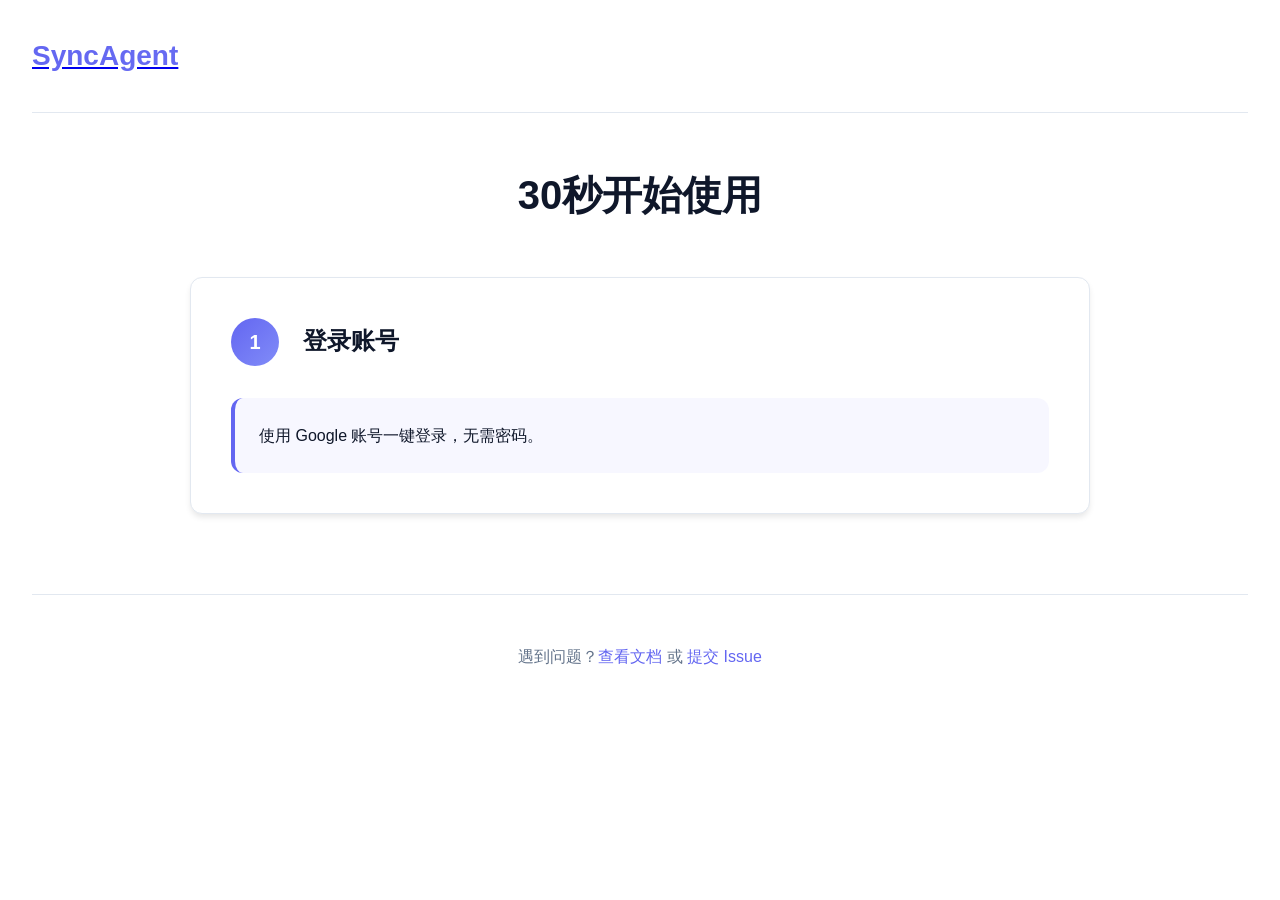
<file: public/setup.html>
<!DOCTYPE html>
<html lang="zh-CN">
<head>
    <meta charset="UTF-8">
    <meta name="viewport" content="width=device-width, initial-scale=1.0">
    <title>开始使用 - SyncAgent</title>
    <link rel="stylesheet" href="/styles/main.css">
    <script src="https://accounts.google.com/gsi/client" async defer></script>
</head>
<body>
    <div class="container">
        <header>
            <div class="header-bar">
                <a href="/index.html" class="brand"><h1>SyncAgent</h1></a>
                <div class="nav-actions" id="nav-actions"></div>
            </div>
        </header>

        <main class="setup-page">
            <h2>30秒开始使用</h2>

            <!-- 步骤1：登录 -->
            <section class="setup-step" id="step-auth">
                <div class="step-header">
                    <span class="step-number">1</span>
                    <h3>登录账号</h3>
                </div>

                <div class="auth-form">
                    <div id="google-form">
                        <p class="hint">使用 Google 账号一键登录，无需密码。</p>
                        <div id="g_id_onload"
                             data-client_id="198660232180-u7k272sekba3l3tcnk3ugkj15tf962ks.apps.googleusercontent.com"
                             data-callback="handleGoogleLogin"
                             data-auto_prompt="false"></div>
                        <div class="g_id_signin"
                             data-type="standard"
                             data-size="large"
                             data-theme="outline"
                             data-text="signin_with"
                             data-shape="rectangular"
                             data-logo_alignment="left"></div>
                    </div>

                    <div id="auth-success" style="display: none;">
                        <p class="success-message">✓ 登录成功！</p>
                        <p class="token-display">你的 Token：<code id="user-token"></code></p>
                        <p class="hint"><a href="/backups.html">查看我的云端备份 →</a></p>
                    </div>
                </div>
            </section>

            <!-- 步骤2：复制安装命令 -->
            <section class="setup-step" id="step-install" style="display: none;">
                <div class="step-header">
                    <span class="step-number">2</span>
                    <h3>复制下面的内容，粘贴给你的 AI 助手</h3>
                </div>

                <div class="instruction-box">
                    <pre id="install-command">帮我安装这个 MCP 服务器：

{
  "syncagent": {
    "url": "https://web-production-1fa7e.up.railway.app/mcp",
    "headers": {
      "Authorization": "Bearer <span id="token-placeholder">获取 Token 后自动填充</span>"
    }
  }
}</pre>
                    <button onclick="copyInstruction(this)" class="copy-button">复制</button>
                </div>

                <div class="hint">
                    <p><strong>提示：</strong>适用于 Reasonix、Hermes、Codex、WorkBuddy 等支持 MCP 的智能体。装好后重启客户端。</p>
                </div>
            </section>

            <!-- 步骤3：使用说明 -->
            <section class="setup-step" id="step-usage" style="display: none;">
                <div class="step-header">
                    <span class="step-number">3</span>
                    <h3>重启智能体，开始使用</h3>
                </div>

                <div class="usage-tips">
                    <h4>常用命令：</h4>
                    <ul>
                        <li><code>备份我的配置</code> — 把技能 / 记忆 / 人格上传到云端</li>
                        <li><code>恢复我的配置</code> — 从云端写回本地（同智能体换设备）</li>
                        <li><code>把云端 MCP 同步到本地</code> — 拉取你在网页托管的 MCP（含密钥）并写入本机</li>
                        <li><code>查看同步状态</code> — 看备份与托管 MCP 概况</li>
                    </ul>

                    <h4>两套东西，分开管：</h4>
                    <ul>
                        <li>✅ <strong>养成资产</strong>（技能 / 记忆 / 人格）— 对话里备份 / 恢复</li>
                        <li>✅ <strong>MCP 连接</strong>（含密钥）— 在 <a href="/mcps.html">MCP 托管</a> 网页填写，再说「同步到本地」</li>
                    </ul>

                    <h4>首次使用：</h4>
                    <p>在智能体里说「备份我的配置」。AI 会按该客户端的清单收齐养成资产后上传。可随时到 <a href="/backups.html">我的备份</a> 查看内容。</p>
                </div>
            </section>
        </main>

        <footer>
            <p>遇到问题？<a href="/docs.html">查看文档</a> 或 <a href="https://github.com/jian895/syncagent-api/issues">提交 Issue</a></p>
        </footer>
    </div>

    <script src="/scripts/app.js"></script>
</body>
</html>
</file>
<file: styles/main.css>
:root {
    --primary: #6366f1;
    --primary-dark: #4f46e5;
    --primary-light: #818cf8;
    --secondary: #10b981;
    --accent: #f59e0b;
    --text: #0f172a;
    --text-light: #64748b;
    --text-muted: #94a3b8;
    --bg: #ffffff;
    --bg-secondary: #f8fafc;
    --bg-tertiary: #f1f5f9;
    --border: #e2e8f0;
    --shadow-sm: 0 1px 2px 0 rgb(0 0 0 / 0.05);
    --shadow: 0 4px 6px -1px rgb(0 0 0 / 0.1);
    --shadow-lg: 0 20px 25px -5px rgb(0 0 0 / 0.1);
    --radius: 0.75rem;
}

* {
    margin: 0;
    padding: 0;
    box-sizing: border-box;
}

body {
    font-family: -apple-system, BlinkMacSystemFont, 'SF Pro Display', 'Segoe UI', 'Roboto', sans-serif;
    line-height: 1.7;
    color: var(--text);
    background: var(--bg);
    -webkit-font-smoothing: antialiased;
}

.container {
    max-width: 1280px;
    margin: 0 auto;
    padding: 0 2rem;
}

/* Header */
header {
    padding: 2rem 0;
    background: rgba(255, 255, 255, 0.8);
    backdrop-filter: blur(10px);
    border-bottom: 1px solid var(--border);
    position: sticky;
    top: 0;
    z-index: 100;
}

header h1 {
    font-size: 1.75rem;
    font-weight: 700;
    background: linear-gradient(135deg, var(--primary) 0%, var(--primary-light) 100%);
    -webkit-background-clip: text;
    -webkit-text-fill-color: transparent;
    background-clip: text;
}

.tagline {
    font-size: 1rem;
    color: var(--text-light);
    margin-top: 0.5rem;
}

.back-link {
    display: inline-flex;
    align-items: center;
    margin-top: 1rem;
    color: var(--primary);
    text-decoration: none;
    font-weight: 500;
    transition: color 0.2s;
}

.back-link:hover {
    color: var(--primary-dark);
}

/* Hero Section */
.hero {
    text-align: center;
    padding: 5rem 2rem;
    background: linear-gradient(135deg, #667eea 0%, #764ba2 100%);
    border-radius: var(--radius);
    margin: 3rem 0;
    position: relative;
    overflow: hidden;
}

.hero::before {
    content: '';
    position: absolute;
    top: 0;
    left: 0;
    right: 0;
    bottom: 0;
    background: url("data:image/svg+xml,%3Csvg width='60' height='60' viewBox='0 0 60 60' xmlns='http://www.w3.org/2000/svg'%3E%3Cg fill='none' fill-rule='evenodd'%3E%3Cg fill='%23ffffff' fill-opacity='0.05'%3E%3Cpath d='M36 34v-4h-2v4h-4v2h4v4h2v-4h4v-2h-4zm0-30V0h-2v4h-4v2h4v4h2V6h4V4h-4zM6 34v-4H4v4H0v2h4v4h2v-4h4v-2H6zM6 4V0H4v4H0v2h4v4h2V6h4V4H6z'/%3E%3C/g%3E%3C/g%3E%3C/svg%3E");
    opacity: 0.3;
}

.hero > * {
    position: relative;
    z-index: 1;
}

.hero h2 {
    font-size: 3rem;
    font-weight: 800;
    color: white;
    margin-bottom: 1rem;
    line-height: 1.2;
}

.hero p {
    font-size: 1.25rem;
    color: rgba(255, 255, 255, 0.9);
    margin-bottom: 2rem;
}

.cta-button {
    display: inline-flex;
    align-items: center;
    gap: 0.5rem;
    padding: 1rem 2.5rem;
    background: white;
    color: var(--primary);
    text-decoration: none;
    border-radius: var(--radius);
    font-weight: 600;
    font-size: 1.125rem;
    box-shadow: var(--shadow-lg);
    transition: all 0.3s cubic-bezier(0.4, 0, 0.2, 1);
}

.cta-button:hover {
    transform: translateY(-2px);
    box-shadow: 0 25px 50px -12px rgb(0 0 0 / 0.25);
}

/* Features */
.features {
    margin: 5rem 0;
}

.features h3 {
    text-align: center;
    font-size: 2.5rem;
    font-weight: 700;
    margin-bottom: 3rem;
    color: var(--text);
}

.feature-grid {
    display: grid;
    grid-template-columns: repeat(auto-fit, minmax(280px, 1fr));
    gap: 2rem;
}

.feature-card {
    padding: 2rem;
    background: var(--bg-secondary);
    border: 1px solid var(--border);
    border-radius: var(--radius);
    transition: all 0.3s ease;
}

.feature-card:hover {
    transform: translateY(-4px);
    box-shadow: var(--shadow-lg);
    border-color: var(--primary-light);
}

.feature-card .icon {
    font-size: 3rem;
    margin-bottom: 1rem;
    display: block;
}

.feature-card h4 {
    font-size: 1.5rem;
    font-weight: 600;
    margin-bottom: 0.75rem;
    color: var(--text);
}

.feature-card p {
    color: var(--text-light);
    line-height: 1.7;
}

/* Supported Agents */
.supported {
    text-align: center;
    margin: 5rem 0;
    padding: 4rem 2rem;
    background: var(--bg-secondary);
    border-radius: var(--radius);
}

.supported h3 {
    font-size: 2rem;
    font-weight: 700;
    margin-bottom: 2rem;
}

.agents {
    display: flex;
    flex-wrap: wrap;
    justify-content: center;
    gap: 1rem;
}

.agent-badge {
    padding: 0.75rem 1.5rem;
    background: var(--primary);
    color: white;
    border-radius: 9999px;
    font-weight: 600;
    font-size: 1rem;
    box-shadow: var(--shadow);
    transition: all 0.2s;
}

.agent-badge:hover {
    transform: scale(1.05);
    box-shadow: var(--shadow-lg);
}

.agent-badge.coming-soon {
    background: var(--text-muted);
}

/* How It Works */
.how-it-works {
    margin: 5rem 0;
    padding: 4rem 3rem;
    background: linear-gradient(135deg, var(--bg-secondary) 0%, var(--bg-tertiary) 100%);
    border-radius: var(--radius);
}

.how-it-works h3 {
    text-align: center;
    font-size: 2.5rem;
    font-weight: 700;
    margin-bottom: 3rem;
}

.steps {
    list-style: none;
    max-width: 800px;
    margin: 0 auto;
}

.steps li {
    counter-increment: step-counter;
    margin-bottom: 3rem;
    padding-left: 5rem;
    position: relative;
}

.steps li::before {
    content: counter(step-counter);
    position: absolute;
    left: 0;
    top: 0;
    width: 3.5rem;
    height: 3.5rem;
    background: linear-gradient(135deg, var(--primary) 0%, var(--primary-light) 100%);
    color: white;
    border-radius: 50%;
    display: flex;
    align-items: center;
    justify-content: center;
    font-weight: 700;
    font-size: 1.5rem;
    box-shadow: var(--shadow);
}

.steps li strong {
    display: block;
    font-size: 1.5rem;
    font-weight: 600;
    margin-bottom: 0.5rem;
    color: var(--text);
}

.steps li p {
    color: var(--text-light);
    font-size: 1.125rem;
}

/* Setup Page */
.setup-page {
    max-width: 900px;
    margin: 3rem auto;
}

.setup-page h2 {
    font-size: 2.5rem;
    font-weight: 700;
    text-align: center;
    margin-bottom: 3rem;
}

.setup-step {
    margin: 2rem 0;
    padding: 2.5rem;
    background: white;
    border: 1px solid var(--border);
    border-radius: var(--radius);
    box-shadow: var(--shadow);
}

.step-header {
    display: flex;
    align-items: center;
    gap: 1.5rem;
    margin-bottom: 2rem;
}

.step-number {
    width: 3rem;
    height: 3rem;
    background: linear-gradient(135deg, var(--primary) 0%, var(--primary-light) 100%);
    color: white;
    border-radius: 50%;
    display: flex;
    align-items: center;
    justify-content: center;
    font-weight: 700;
    font-size: 1.25rem;
    flex-shrink: 0;
}

.step-header h3 {
    font-size: 1.5rem;
    font-weight: 600;
    color: var(--text);
}

/* Form Elements */
.input-field {
    width: 100%;
    padding: 1rem 1.25rem;
    border: 2px solid var(--border);
    border-radius: var(--radius);
    font-size: 1rem;
    transition: all 0.2s;
    background: var(--bg);
}

.input-field:focus {
    outline: none;
    border-color: var(--primary);
    box-shadow: 0 0 0 3px rgba(99, 102, 241, 0.1);
}

.button {
    padding: 1rem 2rem;
    background: linear-gradient(135deg, var(--primary) 0%, var(--primary-dark) 100%);
    color: white;
    border: none;
    border-radius: var(--radius);
    font-size: 1rem;
    font-weight: 600;
    cursor: pointer;
    transition: all 0.2s;
    box-shadow: var(--shadow);
}

.button:hover:not(:disabled) {
    transform: translateY(-2px);
    box-shadow: var(--shadow-lg);
}

.button:disabled {
    opacity: 0.5;
    cursor: not-allowed;
}

#email-form, #code-form {
    display: flex;
    gap: 1rem;
    margin-bottom: 1.5rem;
}

.success-message {
    color: var(--secondary);
    font-weight: 600;
    font-size: 1.125rem;
    margin-bottom: 1rem;
}

.token-display {
    padding: 1.5rem;
    background: var(--bg-secondary);
    border-radius: var(--radius);
    border: 2px solid var(--secondary);
}

.token-display code {
    font-family: 'SF Mono', 'Monaco', 'Courier New', monospace;
    color: var(--primary);
    word-break: break-all;
    font-size: 0.875rem;
}

/* Instruction Box */
.instruction-box {
    position: relative;
    margin: 2rem 0;
}

.instruction-box pre {
    padding: 2rem;
    background: var(--text);
    color: var(--bg);
    border-radius: var(--radius);
    overflow-x: auto;
    font-family: 'SF Mono', 'Monaco', 'Courier New', monospace;
    font-size: 0.875rem;
    line-height: 1.7;
    box-shadow: var(--shadow-lg);
}

.copy-button {
    position: absolute;
    top: 1rem;
    right: 1rem;
    padding: 0.75rem 1.5rem;
    background: white;
    color: var(--text);
    border: none;
    border-radius: var(--radius);
    cursor: pointer;
    font-weight: 600;
    font-size: 0.875rem;
    transition: all 0.2s;
    box-shadow: var(--shadow);
}

.copy-button:hover {
    background: var(--bg-secondary);
}

.hint {
    margin-top: 1.5rem;
    padding: 1.5rem;
    background: rgba(99, 102, 241, 0.05);
    border-left: 4px solid var(--primary);
    border-radius: var(--radius);
}

/* Usage Tips */
.usage-tips {
    line-height: 1.8;
}

.usage-tips h4 {
    margin-top: 2rem;
    margin-bottom: 1rem;
    font-size: 1.25rem;
    font-weight: 600;
    color: var(--text);
}

.usage-tips code {
    padding: 0.25rem 0.5rem;
    background: var(--bg-tertiary);
    border-radius: 0.375rem;
    font-family: 'SF Mono', 'Monaco', 'Courier New', monospace;
    font-size: 0.875em;
    color: var(--primary);
}

.usage-tips ul {
    margin-left: 1.5rem;
}

.usage-tips li {
    margin-bottom: 0.75rem;
}

/* Footer */
footer {
    text-align: center;
    padding: 3rem 0;
    margin-top: 5rem;
    border-top: 1px solid var(--border);
    color: var(--text-light);
}

footer a {
    color: var(--primary);
    text-decoration: none;
    font-weight: 500;
    transition: color 0.2s;
}

footer a:hover {
    color: var(--primary-dark);
}

/* Responsive */
@media (max-width: 768px) {
    .hero h2 {
        font-size: 2rem;
    }
    
    .hero p {
        font-size: 1rem;
    }
    
    .features h3 {
        font-size: 2rem;
    }
    
    .feature-grid {
        grid-template-columns: 1fr;
    }
    
    #email-form, #code-form {
        flex-direction: column;
    }
    
    .steps li {
        padding-left: 4rem;
    }
    
    .steps li::before {
        width: 3rem;
        height: 3rem;
        font-size: 1.25rem;
    }
}

/* Animations */
@keyframes fadeIn {
    from {
        opacity: 0;
        transform: translateY(20px);
    }
    to {
        opacity: 1;
        transform: translateY(0);
    }
}

.feature-card,
.setup-step {
    animation: fadeIn 0.6s ease-out forwards;
}

.feature-card:nth-child(1) { animation-delay: 0.1s; }
.feature-card:nth-child(2) { animation-delay: 0.2s; }
.feature-card:nth-child(3) { animation-delay: 0.3s; }
.feature-card:nth-child(4) { animation-delay: 0.4s; }
</file>
